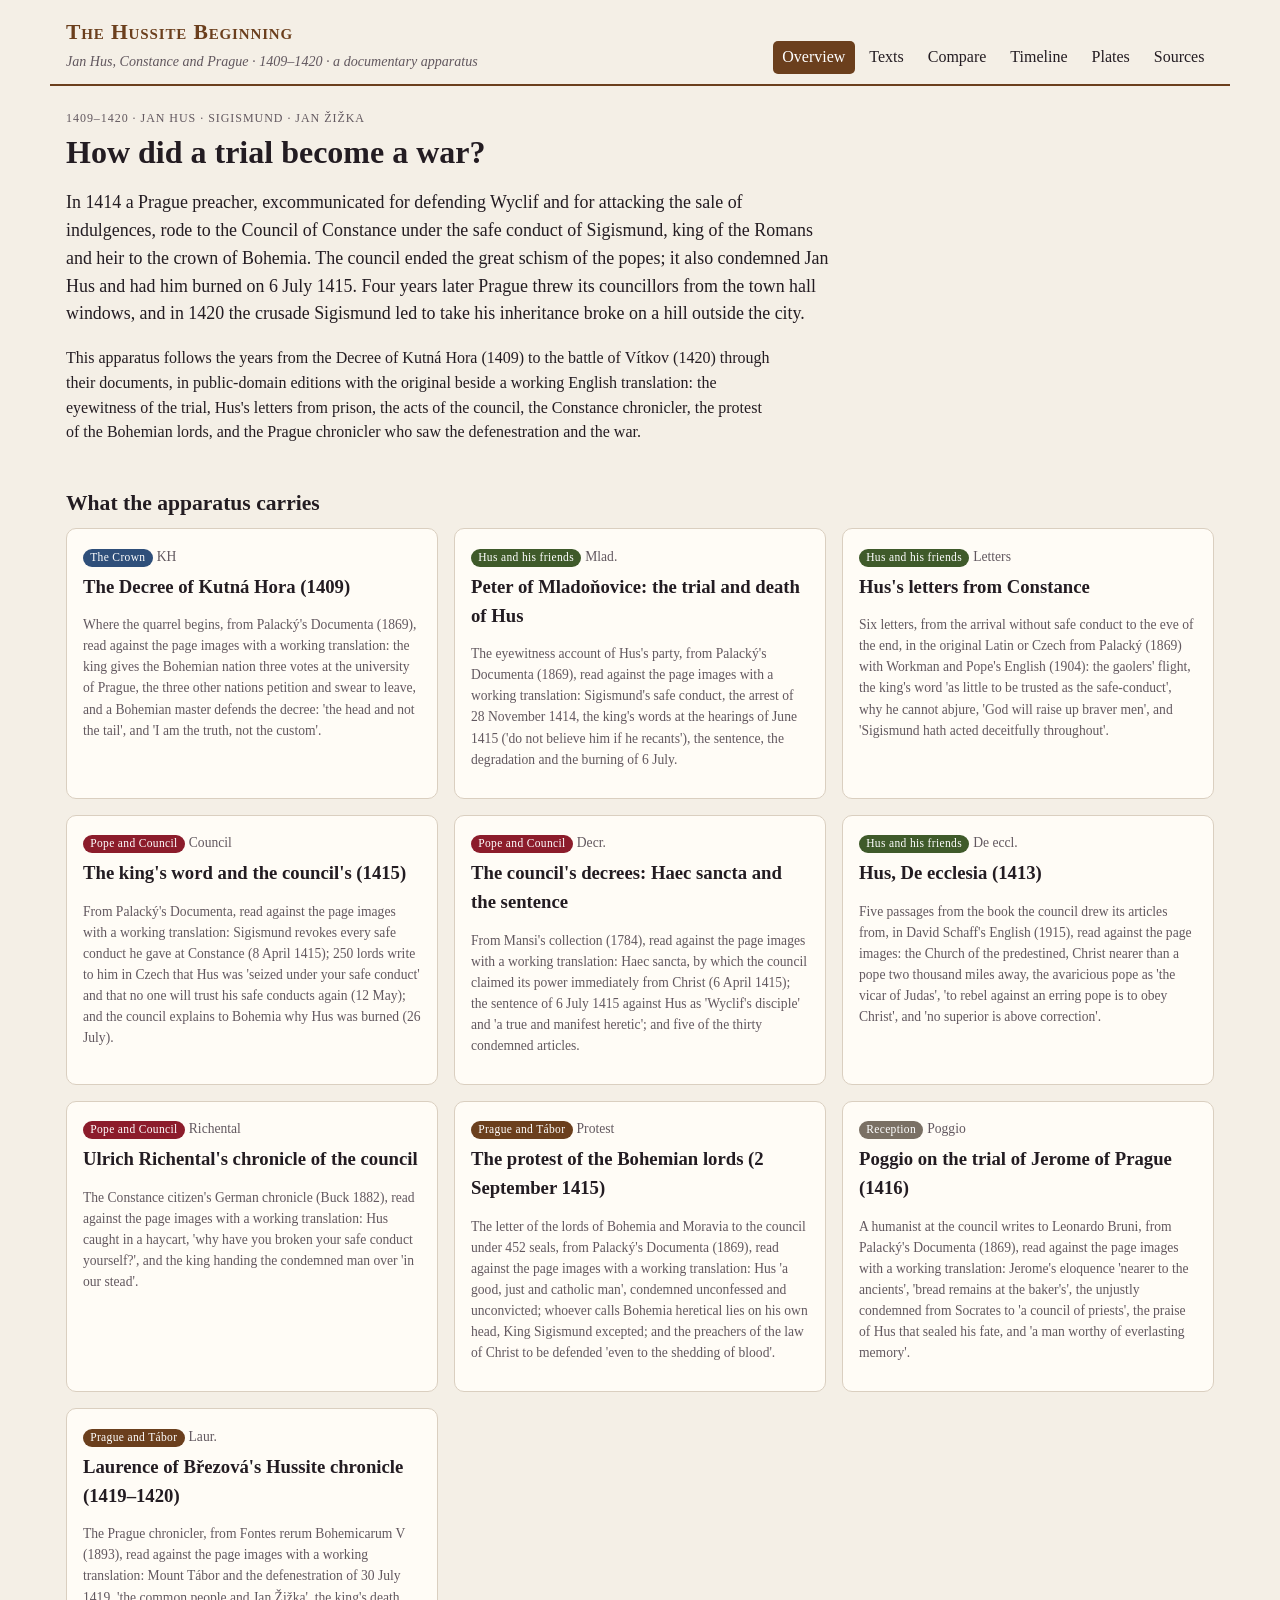
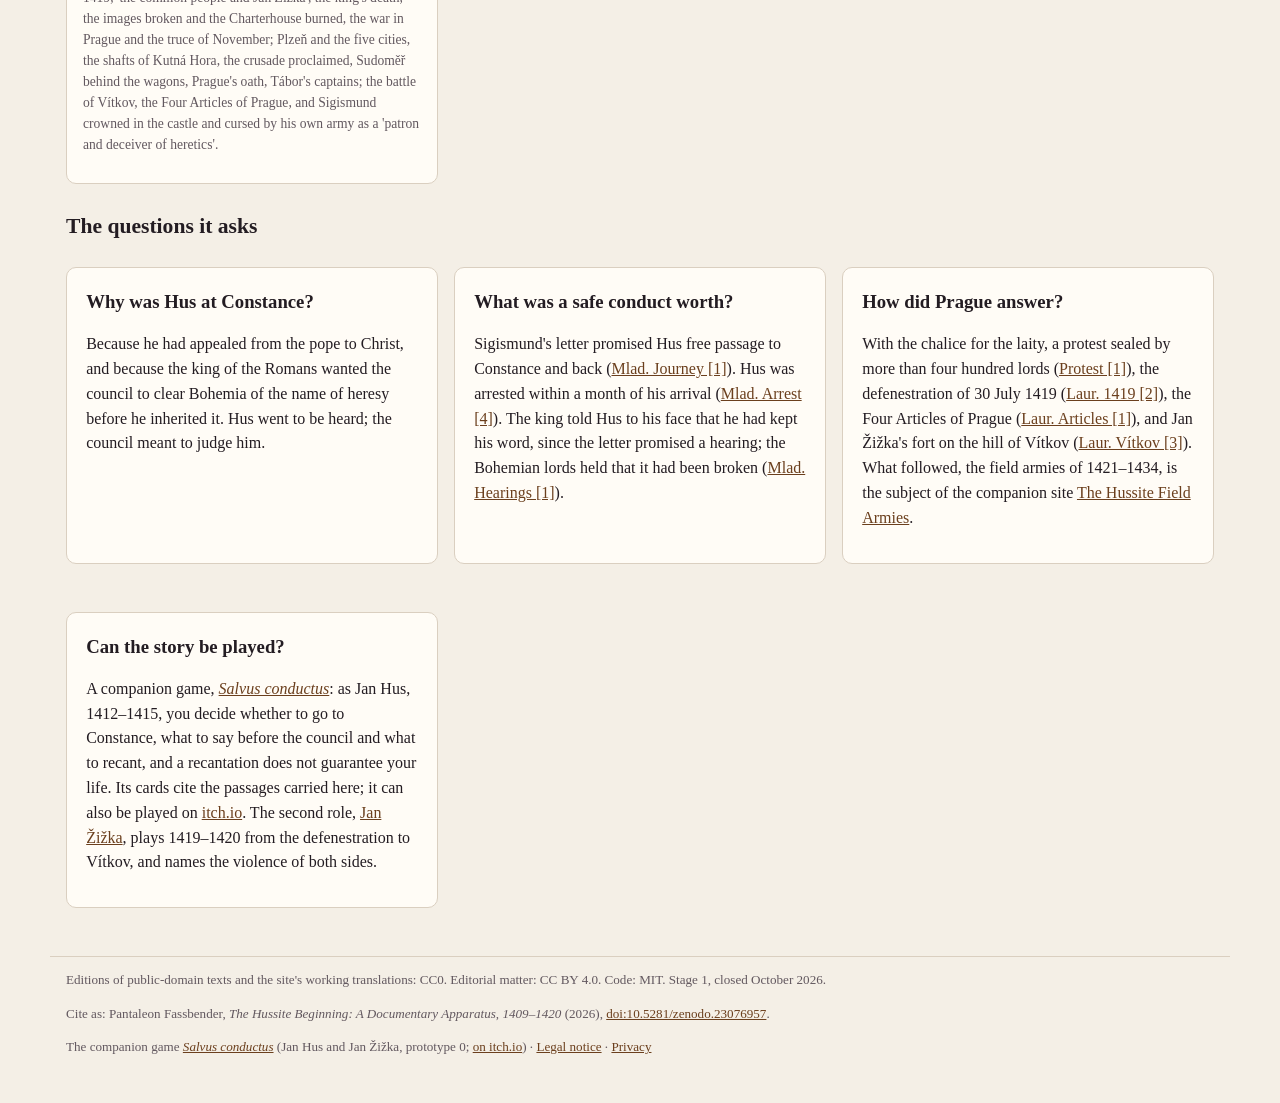
<file: index.html>
<!doctype html>
<html lang="en">
<head>
<meta charset="utf-8">
<meta name="viewport" content="width=device-width, initial-scale=1">
<title>The Hussite Beginning</title>
<meta name="description" content="A documentary apparatus for the beginning of the Hussite revolution, 1409–1420: Jan Hus at the Council of Constance, his letters and his trial, the protest of the Bohemian lords, the defenestration of Prague and Jan Žižka, in public-domain editions with the original beside the English.">
<meta property="og:type" content="website">
<meta property="og:url" content="https://the-hussite-beginning.netlify.app/">
<meta property="og:title" content="The Hussite Beginning">
<meta property="og:description" content="How did a trial become a war? Jan Hus, the Council of Constance and the first Hussite years, 1409–1420, in their documents, with the original beside a working English translation.">
<link rel="stylesheet" href="style.css">
</head>
<body>
<header class="top">
  <a class="brand" href="#/">
    <strong>The Hussite Beginning</strong>
    <em>Jan Hus, Constance and Prague · 1409–1420 · a documentary apparatus</em>
  </a>
  <nav>
    <a href="#/">Overview</a>
    <a href="#/texts">Texts</a>
    <a href="#/compare" id="navCompare" hidden>Compare</a>
    <a href="#/timeline">Timeline</a>
    <a href="#/plates" id="navPlates" hidden>Plates</a>
    <a href="#/sources">Sources</a>
  </nav>
</header>
<main id="view" aria-live="polite"></main>
<footer>
  <p>Editions of public-domain texts and the site's working translations: CC0. Editorial matter: CC BY 4.0. Code: MIT. Stage 1, closed October 2026.</p>
  <p>Cite as: Pantaleon Fassbender, <em>The Hussite Beginning: A Documentary Apparatus, 1409–1420</em> (2026), <a href="https://doi.org/10.5281/zenodo.23076957">doi:10.5281/zenodo.23076957</a>.</p>
  <p>The companion game <a href="https://salvus-conductus.netlify.app/"><em>Salvus conductus</em></a> (Jan Hus and Jan Žižka, prototype 0; <a href="https://leofassb.itch.io/salvus-conductus">on itch.io</a>) · <a href="legal.html#notice">Legal notice</a> · <a href="legal.html#privacy">Privacy</a></p>
</footer>
<script src="app.js"></script>
</body>
</html>
</file>
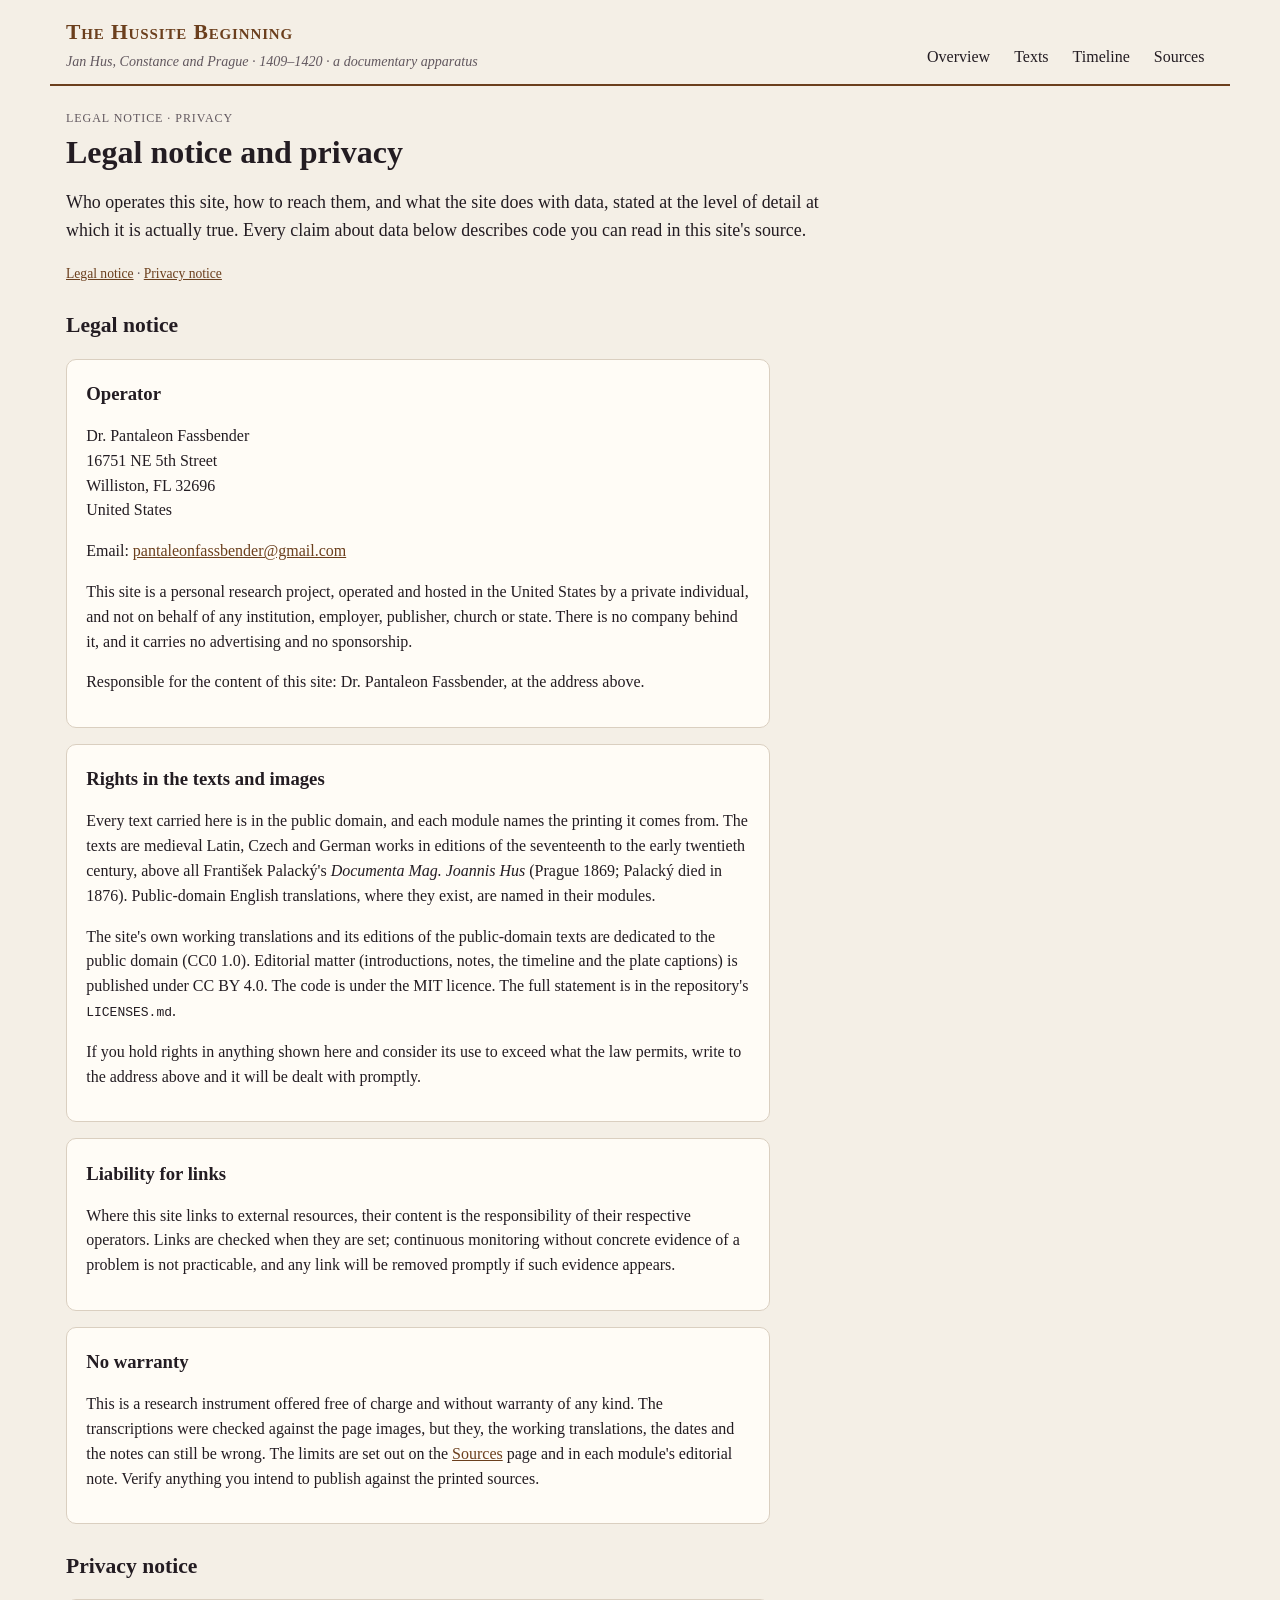
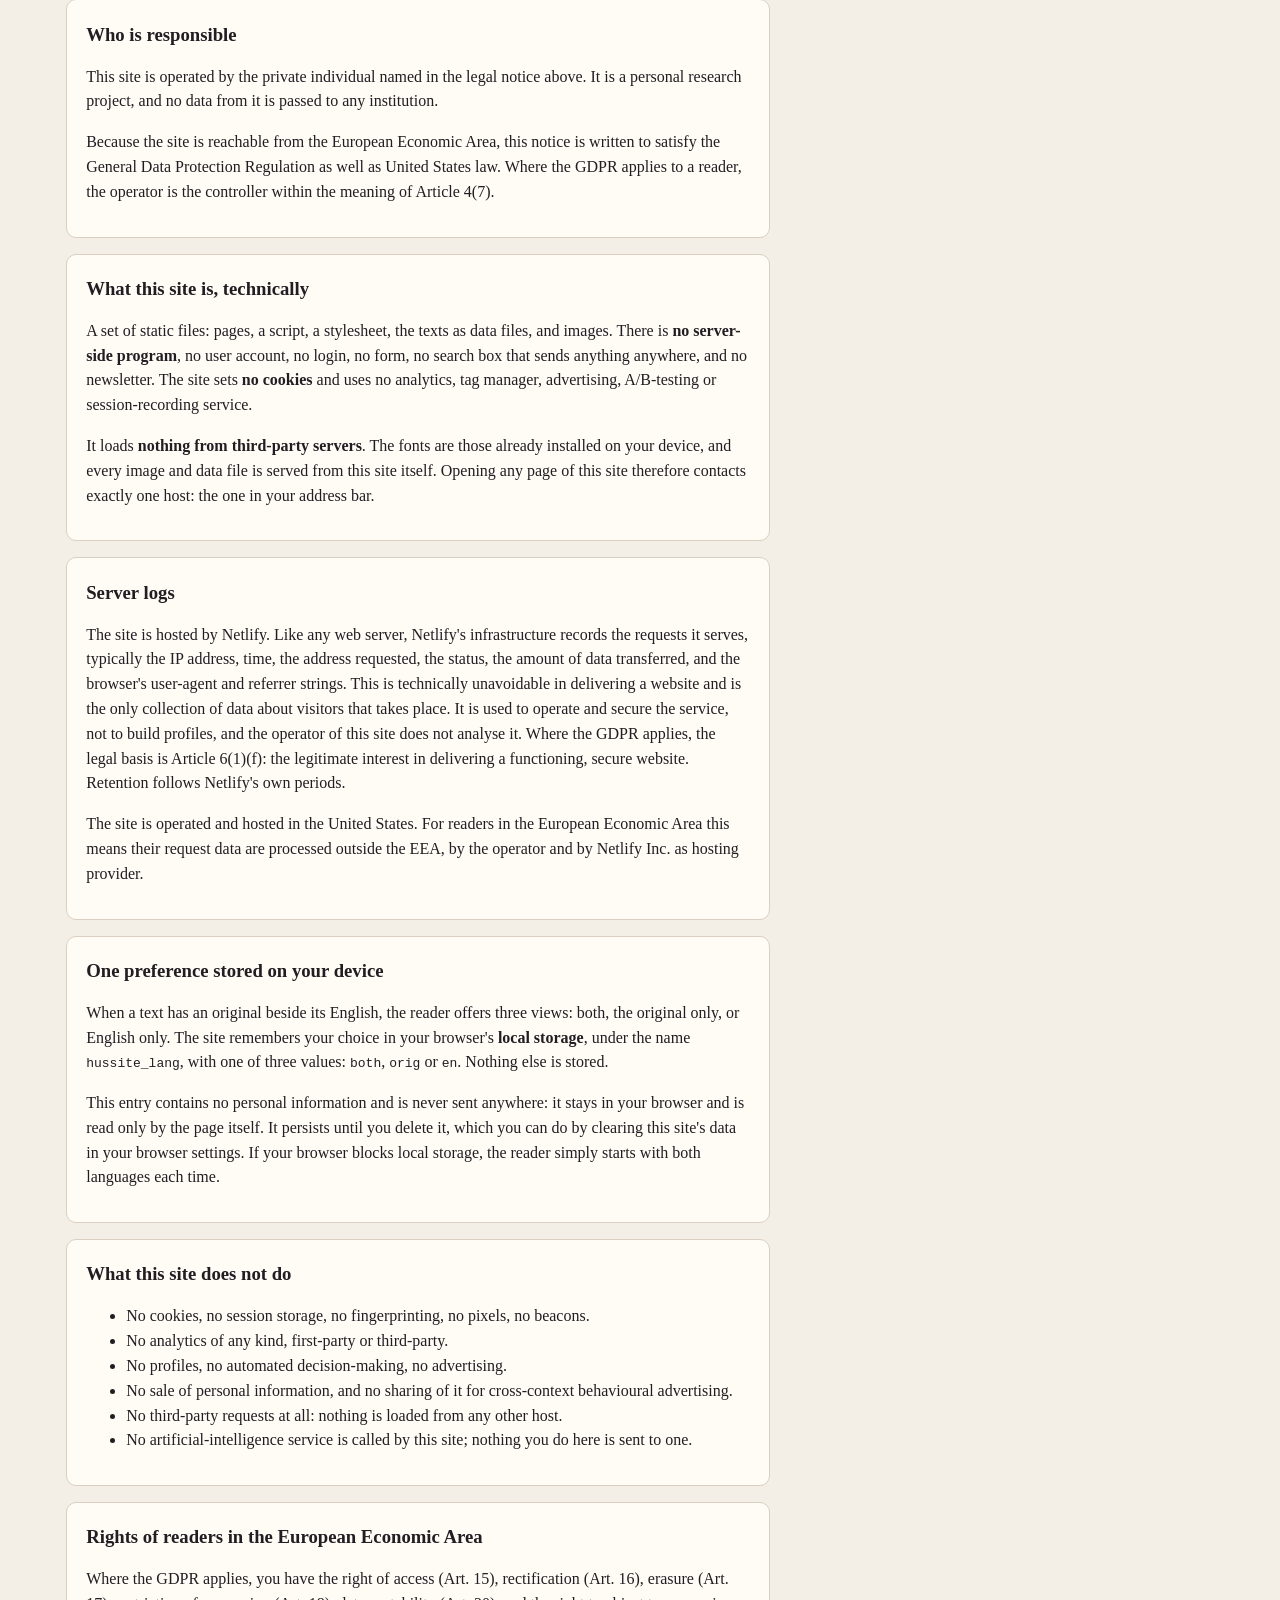
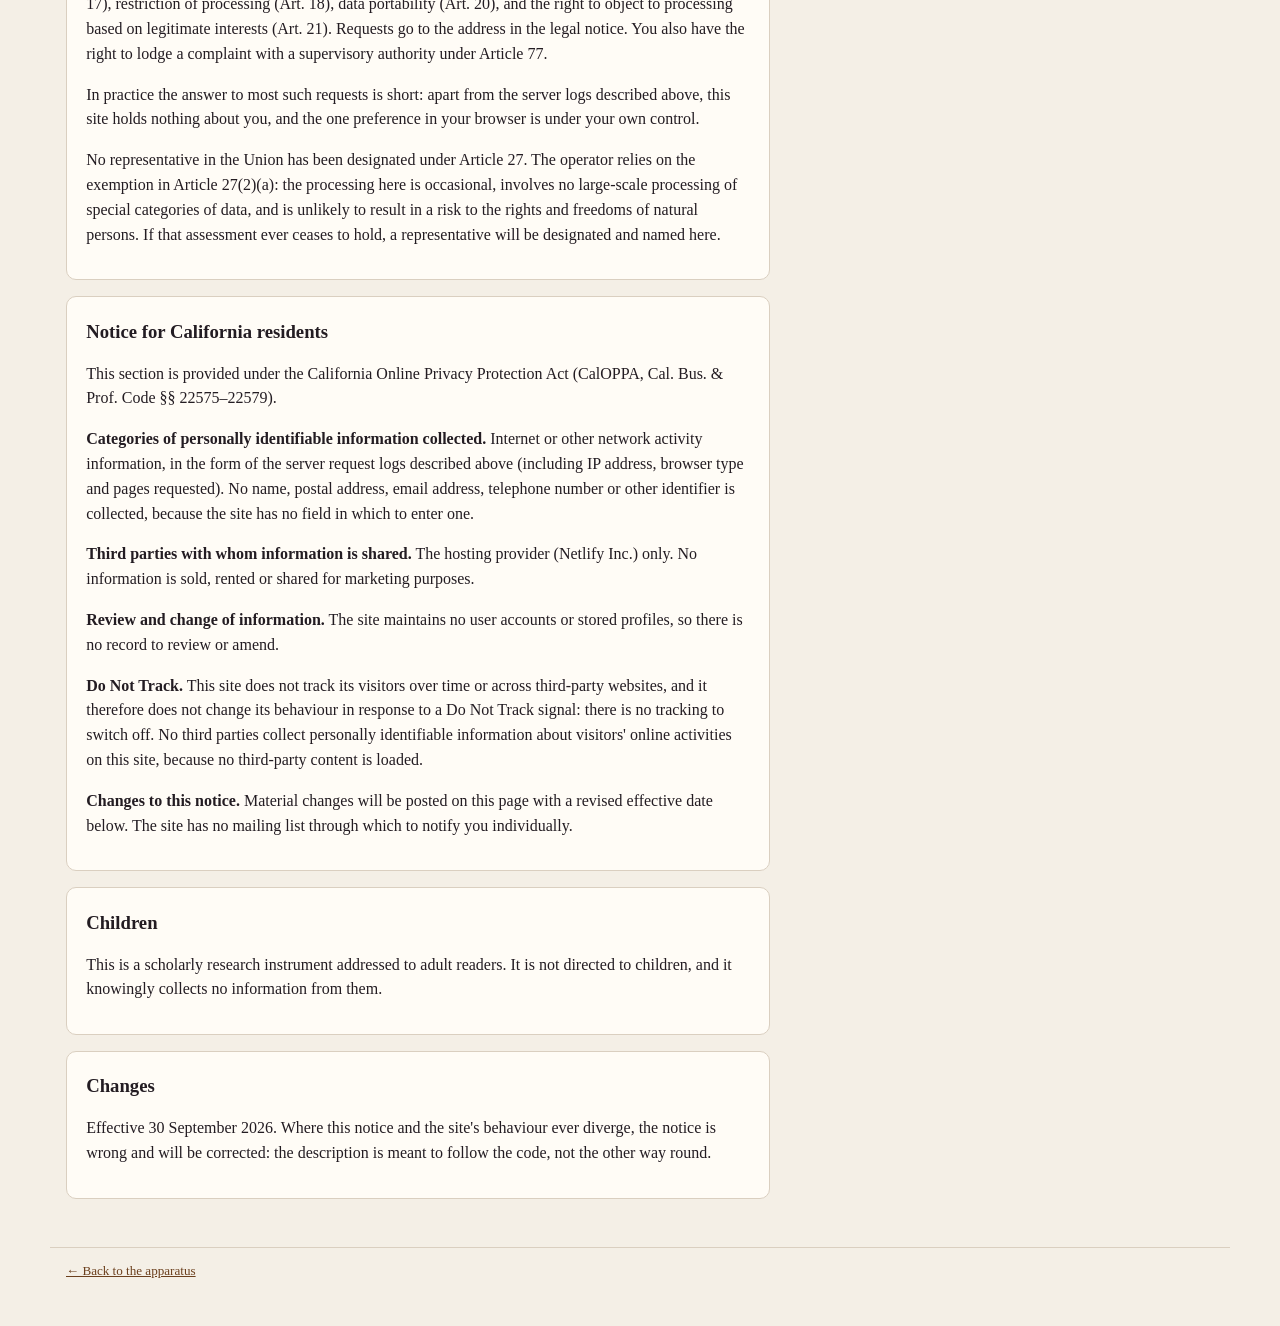
<file: legal.html>
<!doctype html>
<html lang="en">
<head>
<meta charset="utf-8">
<meta name="viewport" content="width=device-width, initial-scale=1">
<title>Legal notice and privacy · The Hussite Beginning</title>
<meta name="description" content="Who operates this site, how to reach them, and what the site does with data.">
<link rel="stylesheet" href="style.css">
</head>
<body>
<header class="top">
  <a class="brand" href="index.html#/">
    <strong>The Hussite Beginning</strong>
    <em>Jan Hus, Constance and Prague · 1409–1420 · a documentary apparatus</em>
  </a>
  <nav>
    <a href="index.html#/">Overview</a>
    <a href="index.html#/texts">Texts</a>
    <a href="index.html#/timeline">Timeline</a>
    <a href="index.html#/sources">Sources</a>
  </nav>
</header>
<main>
  <span class="tag">Legal notice · Privacy</span>
  <h1>Legal notice and privacy</h1>
  <p class="lede">Who operates this site, how to reach them, and what the site does with data, stated at the level of detail at which it is actually true. Every claim about data below describes code you can read in this site's source.</p>
  <p class="fine"><a href="#notice">Legal notice</a> · <a href="#privacy">Privacy notice</a></p>

  <h2 id="notice">Legal notice</h2>

  <div class="panel readable"><h3>Operator</h3>
    <p>Dr. Pantaleon Fassbender<br>16751 NE 5th Street<br>Williston, FL 32696<br>United States</p>
    <p>Email: <a href="mailto:pantaleonfassbender@gmail.com">pantaleonfassbender@gmail.com</a></p>
    <p>This site is a personal research project, operated and hosted in the United States by a private individual, and not on behalf of any institution, employer, publisher, church or state. There is no company behind it, and it carries no advertising and no sponsorship.</p>
    <p>Responsible for the content of this site: Dr. Pantaleon Fassbender, at the address above.</p>
  </div>

  <div class="panel readable"><h3>Rights in the texts and images</h3>
    <p>Every text carried here is in the public domain, and each module names the printing it comes from. The texts are medieval Latin, Czech and German works in editions of the seventeenth to the early twentieth century, above all František Palacký's <i>Documenta Mag. Joannis Hus</i> (Prague 1869; Palacký died in 1876). Public-domain English translations, where they exist, are named in their modules.</p>
    <p>The site's own working translations and its editions of the public-domain texts are dedicated to the public domain (CC0 1.0). Editorial matter (introductions, notes, the timeline and the plate captions) is published under CC BY 4.0. The code is under the MIT licence. The full statement is in the repository's <code>LICENSES.md</code>.</p>
    <p>If you hold rights in anything shown here and consider its use to exceed what the law permits, write to the address above and it will be dealt with promptly.</p>
  </div>

  <div class="panel readable"><h3>Liability for links</h3>
    <p>Where this site links to external resources, their content is the responsibility of their respective operators. Links are checked when they are set; continuous monitoring without concrete evidence of a problem is not practicable, and any link will be removed promptly if such evidence appears.</p>
  </div>

  <div class="panel readable"><h3>No warranty</h3>
    <p>This is a research instrument offered free of charge and without warranty of any kind. The transcriptions were checked against the page images, but they, the working translations, the dates and the notes can still be wrong. The limits are set out on the <a href="index.html#/sources">Sources</a> page and in each module's editorial note. Verify anything you intend to publish against the printed sources.</p>
  </div>

  <h2 id="privacy">Privacy notice</h2>

  <div class="panel readable"><h3>Who is responsible</h3>
    <p>This site is operated by the private individual named in the legal notice above. It is a personal research project, and no data from it is passed to any institution.</p>
    <p>Because the site is reachable from the European Economic Area, this notice is written to satisfy the General Data Protection Regulation as well as United States law. Where the GDPR applies to a reader, the operator is the controller within the meaning of Article 4(7).</p>
  </div>

  <div class="panel readable"><h3>What this site is, technically</h3>
    <p>A set of static files: pages, a script, a stylesheet, the texts as data files, and images. There is <strong>no server-side program</strong>, no user account, no login, no form, no search box that sends anything anywhere, and no newsletter. The site sets <strong>no cookies</strong> and uses no analytics, tag manager, advertising, A/B-testing or session-recording service.</p>
    <p>It loads <strong>nothing from third-party servers</strong>. The fonts are those already installed on your device, and every image and data file is served from this site itself. Opening any page of this site therefore contacts exactly one host: the one in your address bar.</p>
  </div>

  <div class="panel readable"><h3>Server logs</h3>
    <p>The site is hosted by Netlify. Like any web server, Netlify's infrastructure records the requests it serves, typically the IP address, time, the address requested, the status, the amount of data transferred, and the browser's user-agent and referrer strings. This is technically unavoidable in delivering a website and is the only collection of data about visitors that takes place. It is used to operate and secure the service, not to build profiles, and the operator of this site does not analyse it. Where the GDPR applies, the legal basis is Article 6(1)(f): the legitimate interest in delivering a functioning, secure website. Retention follows Netlify's own periods.</p>
    <p>The site is operated and hosted in the United States. For readers in the European Economic Area this means their request data are processed outside the EEA, by the operator and by Netlify Inc. as hosting provider.</p>
  </div>

  <div class="panel readable"><h3>One preference stored on your device</h3>
    <p>When a text has an original beside its English, the reader offers three views: both, the original only, or English only. The site remembers your choice in your browser's <strong>local storage</strong>, under the name <code>hussite_lang</code>, with one of three values: <code>both</code>, <code>orig</code> or <code>en</code>. Nothing else is stored.</p>
    <p>This entry contains no personal information and is never sent anywhere: it stays in your browser and is read only by the page itself. It persists until you delete it, which you can do by clearing this site's data in your browser settings. If your browser blocks local storage, the reader simply starts with both languages each time.</p>
  </div>

  <div class="panel readable"><h3>What this site does not do</h3>
    <ul>
      <li>No cookies, no session storage, no fingerprinting, no pixels, no beacons.</li>
      <li>No analytics of any kind, first-party or third-party.</li>
      <li>No profiles, no automated decision-making, no advertising.</li>
      <li>No sale of personal information, and no sharing of it for cross-context behavioural advertising.</li>
      <li>No third-party requests at all: nothing is loaded from any other host.</li>
      <li>No artificial-intelligence service is called by this site; nothing you do here is sent to one.</li>
    </ul>
  </div>

  <div class="panel readable"><h3>Rights of readers in the European Economic Area</h3>
    <p>Where the GDPR applies, you have the right of access (Art. 15), rectification (Art. 16), erasure (Art. 17), restriction of processing (Art. 18), data portability (Art. 20), and the right to object to processing based on legitimate interests (Art. 21). Requests go to the address in the legal notice. You also have the right to lodge a complaint with a supervisory authority under Article 77.</p>
    <p>In practice the answer to most such requests is short: apart from the server logs described above, this site holds nothing about you, and the one preference in your browser is under your own control.</p>
    <p>No representative in the Union has been designated under Article 27. The operator relies on the exemption in Article 27(2)(a): the processing here is occasional, involves no large-scale processing of special categories of data, and is unlikely to result in a risk to the rights and freedoms of natural persons. If that assessment ever ceases to hold, a representative will be designated and named here.</p>
  </div>

  <div class="panel readable"><h3>Notice for California residents</h3>
    <p>This section is provided under the California Online Privacy Protection Act (CalOPPA, Cal. Bus. &amp; Prof. Code §§ 22575–22579).</p>
    <p><strong>Categories of personally identifiable information collected.</strong> Internet or other network activity information, in the form of the server request logs described above (including IP address, browser type and pages requested). No name, postal address, email address, telephone number or other identifier is collected, because the site has no field in which to enter one.</p>
    <p><strong>Third parties with whom information is shared.</strong> The hosting provider (Netlify Inc.) only. No information is sold, rented or shared for marketing purposes.</p>
    <p><strong>Review and change of information.</strong> The site maintains no user accounts or stored profiles, so there is no record to review or amend.</p>
    <p><strong>Do Not Track.</strong> This site does not track its visitors over time or across third-party websites, and it therefore does not change its behaviour in response to a Do Not Track signal: there is no tracking to switch off. No third parties collect personally identifiable information about visitors' online activities on this site, because no third-party content is loaded.</p>
    <p><strong>Changes to this notice.</strong> Material changes will be posted on this page with a revised effective date below. The site has no mailing list through which to notify you individually.</p>
  </div>

  <div class="panel readable"><h3>Children</h3>
    <p>This is a scholarly research instrument addressed to adult readers. It is not directed to children, and it knowingly collects no information from them.</p>
  </div>

  <div class="panel readable"><h3>Changes</h3>
    <p>Effective 30 September 2026. Where this notice and the site's behaviour ever diverge, the notice is wrong and will be corrected: the description is meant to follow the code, not the other way round.</p>
  </div>
</main>
<footer>
  <p><a href="index.html#/">← Back to the apparatus</a></p>
</footer>
</body>
</html>
</file>
<file: style.css>
:root{
  --paper:#f4efe6; --panel:#fffcf6; --ink:#231c22; --ink2:#62585f; --line:#dacfc0;
  --red:#6b3f1d; --gold:#8a6d2f; --sea:#2f5d62;
  --council:#8c1c2b; --reform:#3f5a2a; --crown:#2f4f7a; --hussites:#6b3f1d; --reception:#7a7064;
  --serif:"Iowan Old Style","Palatino Linotype",Palatino,"Book Antiqua",Georgia,serif;
}
*{box-sizing:border-box}
body{margin:0; background:var(--paper); color:var(--ink); font-family:var(--serif); line-height:1.55}
a{color:var(--red)}
.top{display:flex; justify-content:space-between; align-items:flex-end; flex-wrap:wrap; gap:.6rem 1.5rem;
  max-width:1180px; margin:0 auto; padding:1rem 16px .6rem; border-bottom:2px solid var(--red)}
.brand{text-decoration:none; color:inherit}
.brand strong{display:block; font-size:1.35rem; color:var(--red); font-variant:small-caps; letter-spacing:.04em}
.brand em{font-size:.88rem; color:var(--ink2)}
.top nav{display:flex; gap:.3rem; flex-wrap:wrap}
.top nav a{text-decoration:none; color:var(--ink); padding:.25rem .6rem; border-radius:5px}
.top nav a.on{background:var(--red); color:#fff}
main{max-width:1180px; margin:0 auto; padding:1.2rem 16px 2rem}
footer{max-width:1180px; margin:0 auto; padding:0 16px 2rem; font-size:.82rem; color:var(--ink2); border-top:1px solid var(--line)}
h1{font-size:2rem; margin:.2rem 0 .6rem; line-height:1.2}
h2{font-size:1.35rem; margin:1.6rem 0 .5rem}
h3{margin:.2rem 0 .3rem}
.lede{font-size:1.12rem; max-width:48rem}
.fine{font-size:.85rem; color:var(--ink2)}
.tag{font-size:.75rem; letter-spacing:.08em; text-transform:uppercase; color:var(--ink2)}
.panel{background:var(--panel); border:1px solid var(--line); border-radius:10px; padding:1rem 1.2rem; margin:1rem 0}
.readable{max-width:44rem}
.grid{display:grid; gap:1rem}
.g2{grid-template-columns:repeat(auto-fill,minmax(300px,1fr))}
.g4{grid-template-columns:repeat(auto-fill,minmax(210px,1fr))}
.card{background:var(--panel); border:1px solid var(--line); border-radius:10px; padding:.9rem 1rem; text-decoration:none; color:inherit; display:block}
a.card:hover{border-color:var(--red)}
.card.planned{opacity:.72; border-style:dashed}
.side{display:inline-block; font-size:.72rem; padding:0 .45rem; border-radius:99px; color:#fff; letter-spacing:.03em}
.side.council{background:var(--council)} .side.reform{background:var(--reform)} .side.crown{background:var(--crown)}
.side.hussites{background:var(--hussites)} .side.reception{background:var(--reception)}
.hero{display:grid; grid-template-columns:minmax(0,1.5fr) minmax(0,1fr); gap:1.5rem; align-items:start}
.hero.one{grid-template-columns:1fr}
.hero img{width:100%; border-radius:8px; border:1px solid var(--line)}
figure{margin:0}
figcaption{font-size:.85rem; color:var(--ink2); margin-top:.4rem}
.quote{border-left:3px solid var(--red); padding:.2rem 0 .2rem 1rem; margin:1rem 0; font-style:italic}
/* reader */
.toc{display:flex; flex-wrap:wrap; gap:.4rem; margin:.6rem 0 1rem}
.toc a{border:1px solid var(--line); border-radius:6px; padding:.2rem .6rem; text-decoration:none; color:var(--ink); background:var(--panel); font-size:.9rem}
.toc a.on{border-color:var(--red); background:var(--red); color:#fff}
.langbar{display:flex; gap:.3rem; margin:.4rem 0 1rem}
.langbar button{font:inherit; font-size:.85rem; background:var(--panel); border:1px solid var(--line); border-radius:6px; padding:.2rem .7rem; cursor:pointer}
.langbar button.on{background:var(--ink); color:var(--paper); border-color:var(--ink)}
.unit{display:grid; grid-template-columns:4.6rem minmax(0,1fr); gap:.3rem .8rem; padding:.55rem 0; border-bottom:1px dotted var(--line)}
.unit .num{font-size:.78rem; color:var(--ink2); text-align:right; padding-top:.2rem}
.unit .num a{color:inherit; text-decoration:none}
.unit .pg{display:block; font-size:.7rem; line-height:1.25; margin-top:.3rem; color:var(--ink2); opacity:.85}
.unit.hl{background:#efdfe6}
.unit .cols{display:grid; grid-template-columns:1fr 1fr; gap:1.2rem}
.unit .cols.one{grid-template-columns:1fr}
.unit .orig{color:var(--ink2)}
.unit .orig[lang=grc]{font-family:"Gentium Plus","Gentium Book Plus","Palatino Linotype","GFS Didot","Times New Roman",serif; color:var(--ink); font-size:1.02em; line-height:1.6}
.unit.label .text{font-variant:small-caps; letter-spacing:.03em; font-weight:600; color:var(--red)}
.unit h4{margin:0 0 .3rem; font-size:.95rem; color:var(--red)}
.unit .text,.unit .orig{white-space:pre-line}
.unit .orig[dir=rtl]{font-family:"Traditional Arabic","Sakkal Majalla","Noto Naskh Arabic","Geeza Pro",serif; font-size:1.3em; line-height:1.9; color:var(--ink)}
.unit .translit{margin-top:.5rem; font-size:.88em; font-style:italic; color:var(--ink2)}
.note{grid-column:2; font-size:.84rem; color:var(--ink2); border-left:2px solid var(--gold); padding-left:.6rem}
.hinweis{font-size:.9rem}
/* timeline */
.tl{position:relative; margin:1rem 0 0 .6rem; padding-left:1.4rem; border-left:2px solid var(--line)}
.st{position:relative; margin:0 0 1.2rem; display:grid; grid-template-columns:minmax(0,1fr) 140px; gap:1rem; align-items:start}
.st::before{content:""; position:absolute; left:-1.95rem; top:.35rem; width:12px; height:12px; border-radius:50%; background:var(--c,var(--ink)); border:2px solid var(--paper)}
.st .d{font-size:.82rem; color:var(--ink2)}
.st img{width:140px; border-radius:6px; border:1px solid var(--line)}
.st p{margin:.2rem 0}
.legend{display:flex; flex-wrap:wrap; gap:.4rem}
/* plates */
.plate img{width:100%; border-radius:6px; border:1px solid var(--line); background:#fff}
.lightbox{position:fixed; inset:0; background:rgba(20,16,12,.85); display:flex; align-items:center; justify-content:center; padding:16px; z-index:10}
.lightbox img{max-width:100%; max-height:86vh; border-radius:6px}
.lightbox .cap{color:#f5efe2; max-width:44rem; font-size:.9rem; margin-top:.6rem}
.lightbox figure{text-align:center}
/* compare */
.cmp{display:grid; gap:1rem; margin-top:1rem}
.cmp.n2{grid-template-columns:1fr 1fr}
.cmp.n3{grid-template-columns:repeat(3,minmax(0,1fr))}
.cmp.n4{grid-template-columns:1fr 1fr}
.voice{background:var(--panel); border:1px solid var(--line); border-radius:10px; padding:.8rem 1rem}
.vhead{border-bottom:1px solid var(--line); padding-bottom:.5rem; margin-bottom:.5rem}
.vunit{margin:.7rem 0}
.vunit .text{white-space:pre-line}
@media (max-width:760px){
  .cmp.n2,.cmp.n3,.cmp.n4{grid-template-columns:1fr}
  .hero{grid-template-columns:1fr}
  .unit .cols{grid-template-columns:1fr}
  .st{grid-template-columns:1fr}
  .st img{width:110px}
  h1{font-size:1.6rem}
}
@media (prefers-color-scheme: dark){
  :root:not([data-theme="light"]){--paper:#1c171b; --panel:#262026; --ink:#ece4ea; --ink2:#b3a8b0; --line:#43383f; --red:#d9a77c}
  :root:not([data-theme="light"]) .unit.hl{background:#3a2a35}
  :root:not([data-theme="light"]) .top nav a.on, :root:not([data-theme="light"]) .toc a.on{color:#1c171b}
}
</file>
